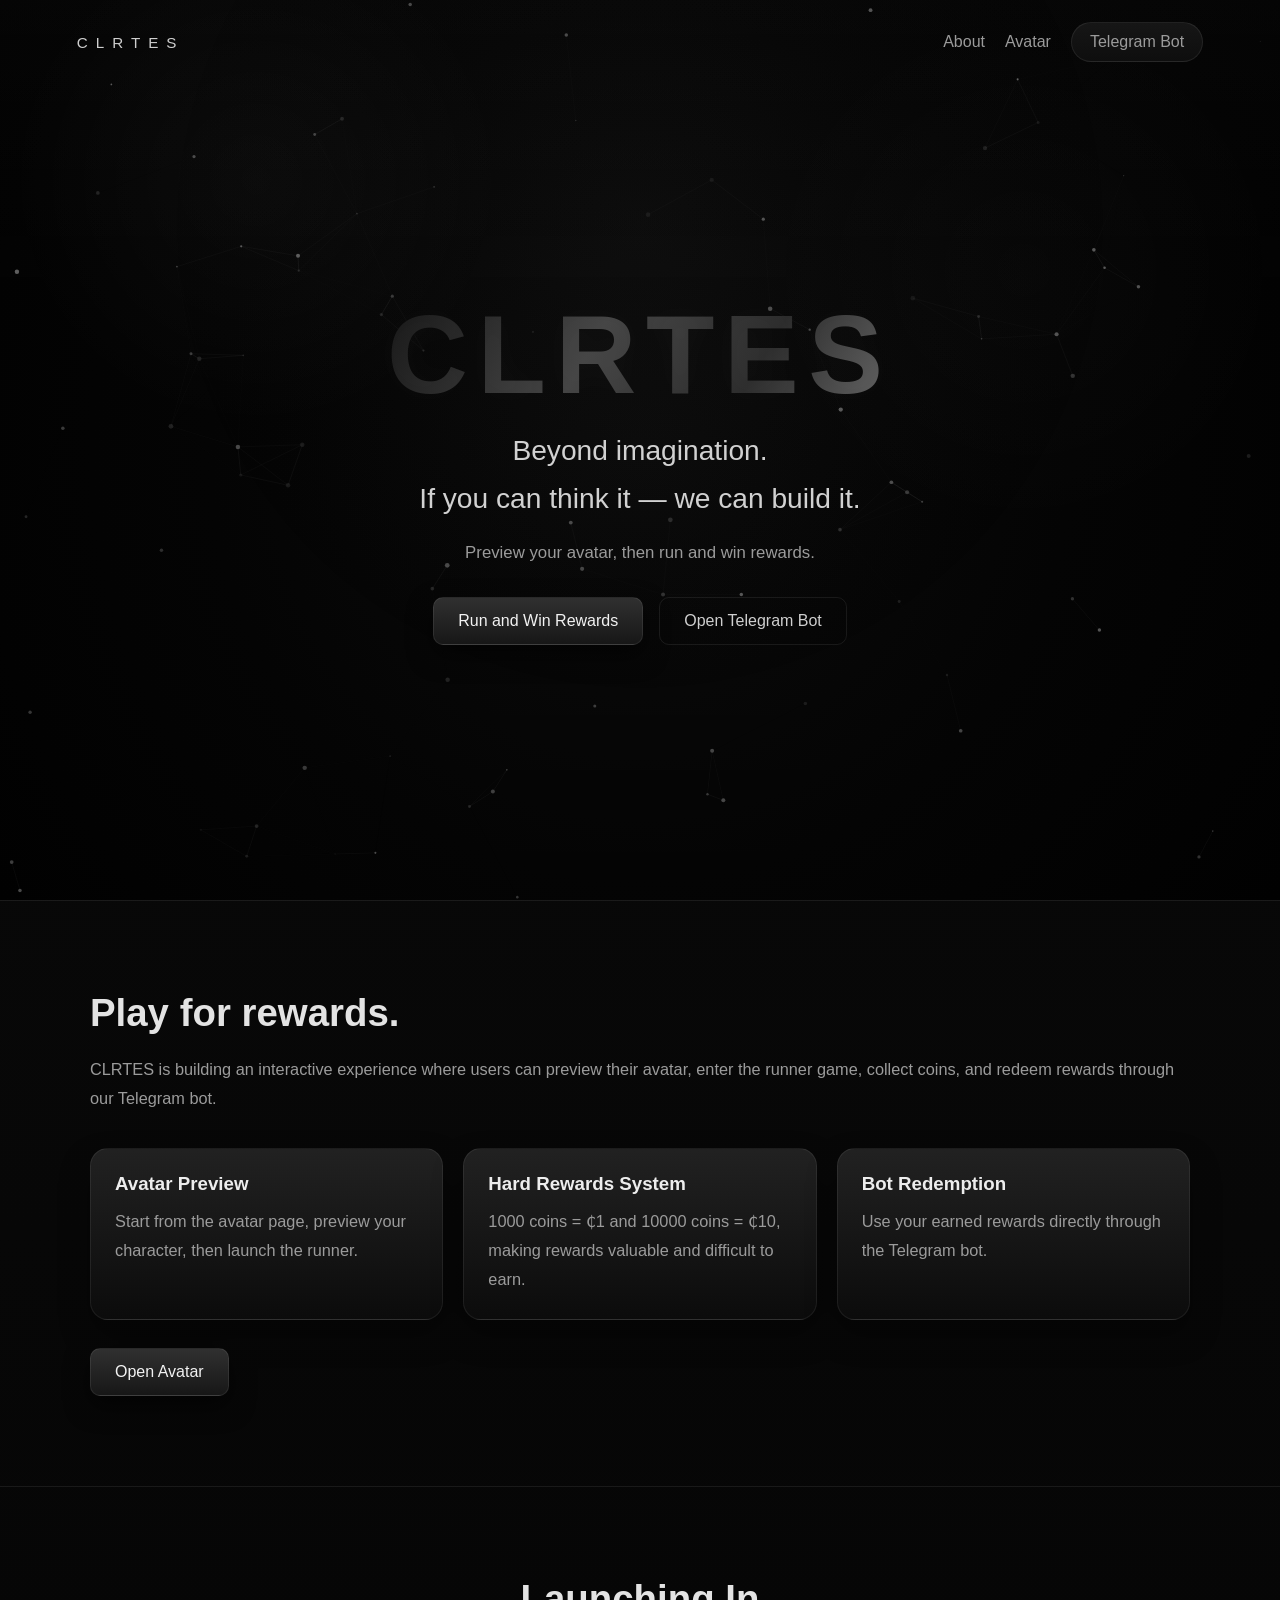
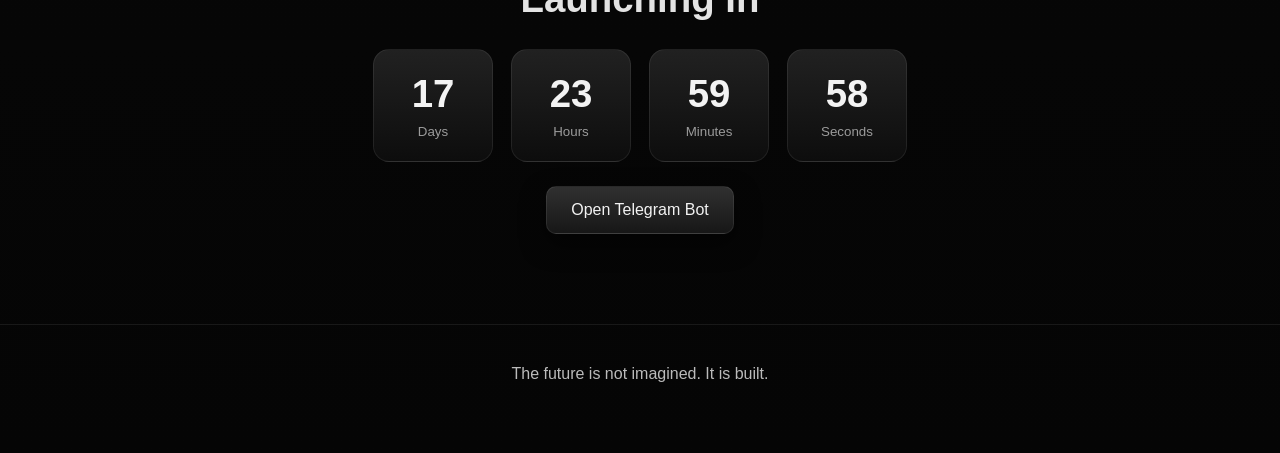
<file: clrtes-site/index.html>
<!DOCTYPE html>
<html lang="en">
<head>
  <meta charset="UTF-8" />
  <meta name="viewport" content="width=device-width, initial-scale=1.0" />
  <title>CLRTES | Coming Soon</title>
  <link rel="stylesheet" href="style.css" />
</head>
<body class="landing-body">
  <canvas id="bgCanvas"></canvas>
  <div class="bg-overlay"></div>

  <header class="hero">
    <nav class="top-nav">
      <div class="brand-small">CLRTES</div>
      <div class="nav-links">
        <a href="#about">About</a>
        <a href="fit.html">Avatar</a>
        <a href="https://t.me/Mysmsverification_bot" target="_blank" class="nav-fit-btn">Telegram Bot</a>
      </div>
    </nav>

    <div class="hero-content">
      <h1 class="logo-text animate-logo">CLRTES</h1>
      <p class="tagline line-one">Beyond imagination.</p>
      <p class="tagline line-two">If you can think it — we can build it.</p>

      <p class="hero-subtext">
        Preview your avatar, then run and win rewards.
      </p>

      <div class="hero-buttons">
        <a href="fit.html" class="btn primary-btn">Run and Win Rewards</a>
        <a href="https://t.me/Mysmsverification_bot" target="_blank" class="btn secondary-btn">Open Telegram Bot</a>
      </div>
    </div>
  </header>

  <section id="about" class="section reveal">
    <div class="section-inner">
      <h2>Play for rewards.</h2>
      <p>
        CLRTES is building an interactive experience where users can preview their avatar,
        enter the runner game, collect coins, and redeem rewards through our Telegram bot.
      </p>

      <div class="feature-cards">
        <div class="card">
          <h3>Avatar Preview</h3>
          <p>Start from the avatar page, preview your character, then launch the runner.</p>
        </div>
        <div class="card">
          <h3>Hard Rewards System</h3>
          <p>1000 coins = ₵1 and 10000 coins = ₵10, making rewards valuable and difficult to earn.</p>
        </div>
        <div class="card">
          <h3>Bot Redemption</h3>
          <p>Use your earned rewards directly through the Telegram bot.</p>
        </div>
      </div>

      <div class="section-cta">
        <a href="fit.html" class="btn primary-btn">Open Avatar</a>
      </div>
    </div>
  </section>

  <section class="section reveal">
    <div class="section-inner narrow">
      <h2>Launching In</h2>
      <div class="countdown" id="countdown">
        <div class="time-box">
          <span id="days">00</span>
          <small>Days</small>
        </div>
        <div class="time-box">
          <span id="hours">00</span>
          <small>Hours</small>
        </div>
        <div class="time-box">
          <span id="minutes">00</span>
          <small>Minutes</small>
        </div>
        <div class="time-box">
          <span id="seconds">00</span>
          <small>Seconds</small>
        </div>
      </div>

      <div style="margin-top: 24px;">
        <a href="https://t.me/Mysmsverification_bot" target="_blank" class="btn primary-btn">Open Telegram Bot</a>
      </div>
    </div>
  </section>

  <footer class="footer reveal">
    <p>The future is not imagined. It is built.</p>
  </footer>

  <script src="script.js"></script>
  <script src="bg-animation.js"></script>
</body>
</html>
</file>
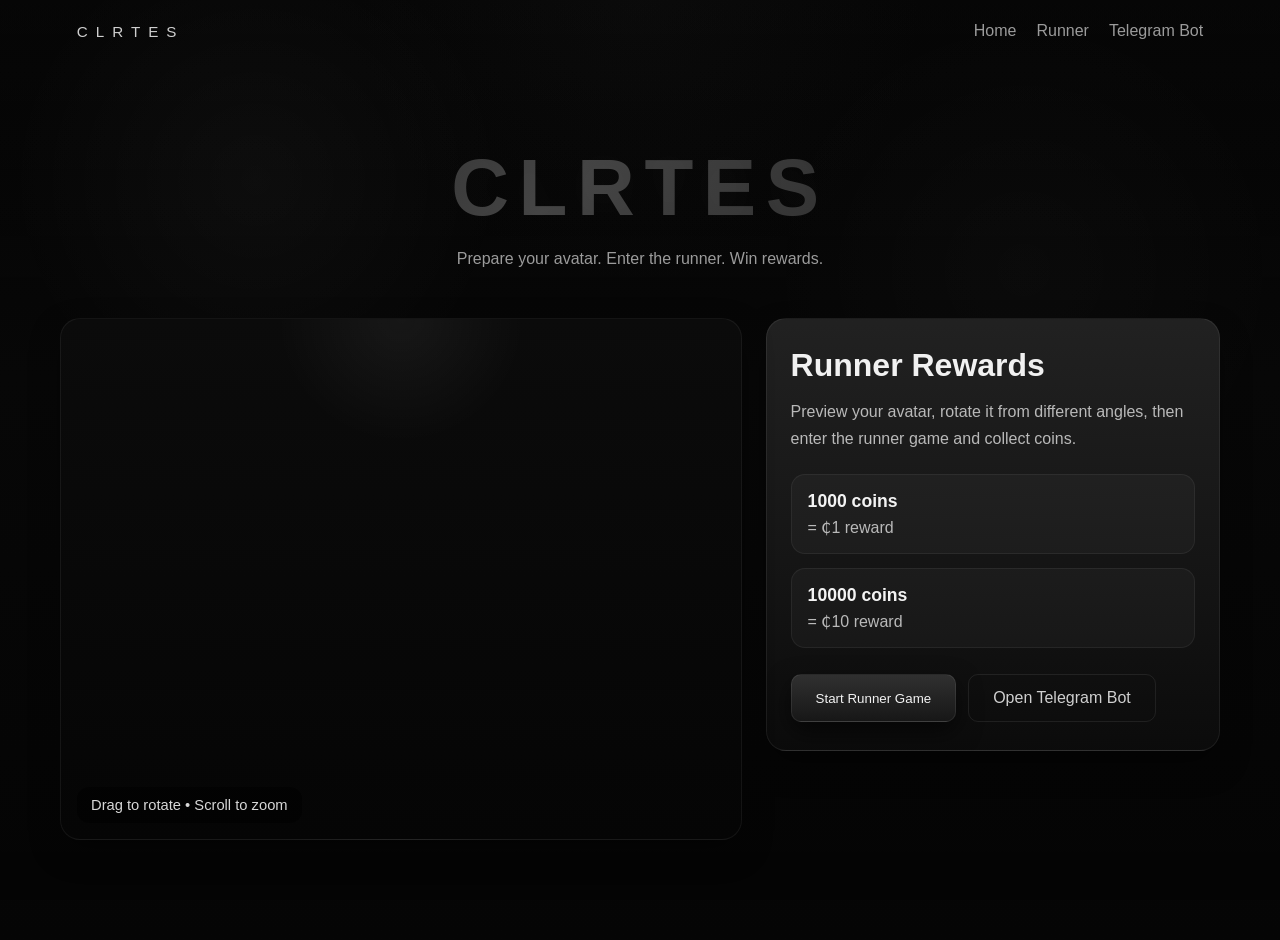
<file: clrtes-site/fit.html>
<!DOCTYPE html>
<html lang="en">
<head>
  <meta charset="UTF-8">
  <meta name="viewport" content="width=device-width, initial-scale=1.0">
  <title>CLRTES | Avatar</title>
  <link rel="stylesheet" href="style.css">
  <style>
    .avatar-shell{
      max-width:1200px;
      margin:0 auto;
      display:grid;
      grid-template-columns: 1.2fr 0.8fr;
      gap:24px;
      padding:20px;
    }

    .avatar-stage{
      position:relative;
      min-height:520px;
      border-radius:20px;
      overflow:hidden;
      background:
        radial-gradient(circle at top, rgba(255,255,255,0.05), transparent 20%),
        linear-gradient(180deg, #0b0b0b 0%, #050505 100%);
      border:1px solid rgba(255,255,255,0.06);
      box-shadow: 0 12px 30px rgba(0,0,0,0.35);
    }

    #avatarCanvas{
      width:100%;
      height:520px;
    }

    .avatar-info{
      padding:28px 24px;
      border-radius:20px;
      background: linear-gradient(180deg, rgba(35,35,35,0.95), rgba(12,12,12,0.95));
      border:1px solid rgba(255,255,255,0.07);
      box-shadow:0 15px 30px rgba(0,0,0,0.35);
      height:fit-content;
    }

    .avatar-info h2{
      color:#f1f1f1;
      margin-bottom:14px;
      font-size:2rem;
    }

    .avatar-info p{
      color:#b9b9b9;
      line-height:1.7;
      margin-bottom:20px;
    }

    .reward-rules{
      display:grid;
      gap:14px;
      margin:22px 0 26px;
    }

    .reward-box{
      padding:16px;
      border-radius:14px;
      background:rgba(255,255,255,0.03);
      border:1px solid rgba(255,255,255,0.06);
    }

    .reward-box strong{
      display:block;
      color:#f3f3f3;
      font-size:1.1rem;
      margin-bottom:6px;
    }

    .reward-box span{
      color:#b9b9b9;
    }

    .avatar-buttons{
      display:flex;
      flex-wrap:wrap;
      gap:12px;
      margin-top:22px;
    }

    .avatar-hint{
      position:absolute;
      left:16px;
      bottom:16px;
      z-index:4;
      padding:10px 14px;
      border-radius:12px;
      background:rgba(0,0,0,0.52);
      color:#d8d8d8;
      font-size:0.92rem;
    }

    .portal-overlay{
      position:fixed;
      inset:0;
      display:none;
      align-items:center;
      justify-content:center;
      background:radial-gradient(circle, rgba(25,25,25,0.25), rgba(0,0,0,0.92));
      z-index:200;
      overflow:hidden;
    }

    .portal-overlay.active{
      display:flex;
    }

    .portal-ring{
      position:absolute;
      width:160px;
      height:160px;
      border-radius:50%;
      border:2px solid rgba(255,255,255,0.18);
      box-shadow:
        0 0 30px rgba(255,255,255,0.08),
        inset 0 0 30px rgba(255,255,255,0.04);
      animation: portalExpand 1.3s ease forwards;
    }

    .portal-ring::before,
    .portal-ring::after{
      content:"";
      position:absolute;
      inset:12px;
      border-radius:50%;
      border:1px solid rgba(255,255,255,0.12);
    }

    .portal-ring::after{
      inset:28px;
      border-color: rgba(255,255,255,0.08);
    }

    .portal-text{
      position:relative;
      z-index:3;
      color:#f1f1f1;
      font-size:1.2rem;
      letter-spacing:0.12rem;
      opacity:0;
      animation: portalTextIn 0.5s ease 0.25s forwards;
      text-align:center;
    }

    @keyframes portalExpand{
      0%{
        transform:scale(0.3);
        opacity:0.2;
      }
      35%{
        opacity:1;
      }
      100%{
        transform:scale(12);
        opacity:1;
      }
    }

    @keyframes portalTextIn{
      from{
        opacity:0;
        transform:translateY(12px);
      }
      to{
        opacity:1;
        transform:translateY(0);
      }
    }

    @media (max-width: 980px){
      .avatar-shell{
        grid-template-columns:1fr;
      }
    }
  </style>
</head>

<body class="fit-body">
  <div class="bg-overlay"></div>

  <nav class="top-nav fit-nav">
    <div class="brand-small">CLRTES</div>
    <div class="nav-links">
      <a href="index.html">Home</a>
      <a href="runner.html">Runner</a>
      <a href="https://t.me/Mysmsverification_bot" target="_blank">Telegram Bot</a>
    </div>
  </nav>

  <main class="fit-page">
    <section class="fit-hero">
      <h1 class="logo-text fit-logo">CLRTES</h1>
      <p class="fit-subtitle">
        Prepare your avatar. Enter the runner. Win rewards.
      </p>
    </section>

    <section class="avatar-shell">
      <div class="avatar-stage">
        <div id="avatarCanvas"></div>
        <div class="avatar-hint">Drag to rotate • Scroll to zoom</div>
      </div>

      <div class="avatar-info">
        <h2>Runner Rewards</h2>

        <p>
          Preview your avatar, rotate it from different angles, then enter the runner game and collect coins.
        </p>

        <div class="reward-rules">
          <div class="reward-box">
            <strong>1000 coins</strong>
            <span>= ₵1 reward</span>
          </div>

          <div class="reward-box">
            <strong>10000 coins</strong>
            <span>= ₵10 reward</span>
          </div>
        </div>

        <div class="avatar-buttons">
          <button id="startRunnerBtn" class="btn primary-btn" type="button">
            Start Runner Game
          </button>

          <a href="https://t.me/Mysmsverification_bot" target="_blank" class="btn secondary-btn">
            Open Telegram Bot
          </a>
        </div>
      </div>
    </section>
  </main>

  <div id="portalOverlay" class="portal-overlay">
    <div class="portal-ring"></div>
    <div class="portal-text">Entering Runner...</div>
  </div>

  <script type="module">
    import * as THREE from "https://esm.sh/three@0.179.1";
    import { GLTFLoader } from "https://esm.sh/three@0.179.1/examples/jsm/loaders/GLTFLoader.js";

    const container = document.getElementById("avatarCanvas");
    const startRunnerBtn = document.getElementById("startRunnerBtn");
    const portalOverlay = document.getElementById("portalOverlay");

    const scene = new THREE.Scene();
    scene.background = new THREE.Color(0x080808);

    const camera = new THREE.PerspectiveCamera(
      45,
      container.clientWidth / 520,
      0.1,
      1000
    );
    camera.position.set(0, 2.2, 5);

    const renderer = new THREE.WebGLRenderer({ antialias: true });
    renderer.setSize(container.clientWidth, 520);
    renderer.setPixelRatio(Math.min(window.devicePixelRatio, 2));
    container.appendChild(renderer.domElement);

    const ambient = new THREE.AmbientLight(0xffffff, 1.7);
    scene.add(ambient);

    const keyLight = new THREE.DirectionalLight(0xffffff, 2);
    keyLight.position.set(5, 8, 6);
    scene.add(keyLight);

    const rimLight = new THREE.DirectionalLight(0xffffff, 0.5);
    rimLight.position.set(0, 5, -6);
    scene.add(rimLight);

    const floor = new THREE.Mesh(
      new THREE.CircleGeometry(4.5, 64),
      new THREE.MeshStandardMaterial({
        color: 0x111111,
        roughness: 0.92,
        metalness: 0.08
      })
    );
    floor.rotation.x = -Math.PI / 2;
    floor.position.y = -0.02;
    scene.add(floor);

    const loader = new GLTFLoader();

    let avatar = null;
    let mixer = null;
    let baseY = 0;

    let autoRotate = true;
    let isDragging = false;
    let previousX = 0;
    let manualRotationY = Math.PI;
    let zoomZ = 5;

    loader.load(
      "./assets/avatar.glb",
      (gltf) => {
        avatar = gltf.scene;
        scene.add(avatar);

        const box = new THREE.Box3().setFromObject(avatar);
        const center = box.getCenter(new THREE.Vector3());

        avatar.position.x -= center.x;
        avatar.position.y -= center.y;
        avatar.position.z -= center.z;

        const size = box.getSize(new THREE.Vector3());
        const scale = 2.3 / size.y;
        avatar.scale.setScalar(scale);

        const box2 = new THREE.Box3().setFromObject(avatar);
        const center2 = box2.getCenter(new THREE.Vector3());
        const size2 = box2.getSize(new THREE.Vector3());

        avatar.position.x -= center2.x;
        avatar.position.z -= center2.z;
        avatar.position.y += -(center2.y - size2.y / 2);

        baseY = avatar.position.y;
        avatar.rotation.y = manualRotationY;

        if (gltf.animations && gltf.animations.length > 0) {
          mixer = new THREE.AnimationMixer(avatar);
          const clip =
            gltf.animations.find(a => a.name.toLowerCase().includes("idle")) ||
            gltf.animations[0];
          const action = mixer.clipAction(clip);
          action.play();
        }
      },
      undefined,
      (error) => {
        console.error("Avatar load error:", error);
      }
    );

    renderer.domElement.addEventListener("mousedown", (e) => {
      isDragging = true;
      autoRotate = false;
      previousX = e.clientX;
      renderer.domElement.style.cursor = "grabbing";
    });

    window.addEventListener("mouseup", () => {
      isDragging = false;
      renderer.domElement.style.cursor = "grab";
    });

    window.addEventListener("mousemove", (e) => {
      if (!isDragging || !avatar) return;
      const delta = e.clientX - previousX;
      manualRotationY += delta * 0.01;
      previousX = e.clientX;
    });

    renderer.domElement.addEventListener("touchstart", (e) => {
      if (!avatar) return;
      autoRotate = false;
      previousX = e.touches[0].clientX;
    }, { passive: true });

    renderer.domElement.addEventListener("touchmove", (e) => {
      if (!avatar) return;
      const currentX = e.touches[0].clientX;
      const delta = currentX - previousX;
      manualRotationY += delta * 0.01;
      previousX = currentX;
    }, { passive: true });

    renderer.domElement.addEventListener("wheel", (e) => {
      e.preventDefault();
      zoomZ += e.deltaY * 0.003;
      zoomZ = Math.max(3.4, Math.min(7.2, zoomZ));
    }, { passive: false });

    startRunnerBtn.addEventListener("click", () => {
      portalOverlay.classList.add("active");
      setTimeout(() => {
        window.location.href = "runner.html";
      }, 1200);
    });

    const clock = new THREE.Clock();

    function animate() {
      requestAnimationFrame(animate);

      const delta = clock.getDelta();

      if (mixer) {
        mixer.update(delta);
      }

      if (avatar) {
        if (autoRotate) {
          manualRotationY += 0.003;
        }

        avatar.rotation.y = manualRotationY;
        avatar.position.y = baseY + Math.sin(performance.now() * 0.0018) * 0.05;
      }

      camera.position.z += (zoomZ - camera.position.z) * 0.08;
      camera.lookAt(0, 1.05, 0);

      renderer.render(scene, camera);
    }

    animate();

    window.addEventListener("resize", () => {
      camera.aspect = container.clientWidth / 520;
      camera.updateProjectionMatrix();
      renderer.setSize(container.clientWidth, 520);
    });
  </script>
</body>
</html>
</file>
<file: clrtes-site/style.css>
* {
  margin: 0;
  padding: 0;
  box-sizing: border-box;
}

:root {
  --bg: #050505;
  --bg-soft: #0b0b0b;
  --ash-dark: #1f1f1f;
  --ash-mid: #2f2f2f;
  --ash-light: #4a4a4a;
  --text: #d6d6d6;
  --muted: #9b9b9b;
  --line: rgba(255, 255, 255, 0.08);
  --shadow: rgba(0, 0, 0, 0.55);
}

body {
  font-family: Arial, Helvetica, sans-serif;
  background:
    radial-gradient(circle at top, rgba(60, 60, 60, 0.08), transparent 25%),
    linear-gradient(180deg, #030303 0%, #080808 40%, #050505 100%);
  color: var(--text);
  min-height: 100vh;
  overflow-x: hidden;
  position: relative;
}

.bg-overlay {
  position: fixed;
  inset: 0;
  background:
    linear-gradient(to bottom, rgba(255,255,255,0.02), transparent),
    radial-gradient(circle at center, rgba(255,255,255,0.02), transparent 55%);
  pointer-events: none;
  z-index: 0;
}

a {
  text-decoration: none;
  color: inherit;
}

.hero,
.section,
.footer,
.fit-page,
.top-nav {
  position: relative;
  z-index: 1;
}

.top-nav {
  width: 100%;
  padding: 22px 6%;
  display: flex;
  align-items: center;
  justify-content: space-between;
}

.brand-small {
  font-size: 0.95rem;
  letter-spacing: 0.5rem;
  color: #cfcfcf;
}

.nav-links {
  display: flex;
  gap: 20px;
  align-items: center;
}

.nav-links a {
  color: var(--muted);
  transition: 0.3s ease;
}

.nav-links a:hover {
  color: #fff;
}

.nav-fit-btn {
  padding: 10px 18px;
  border: 1px solid var(--line);
  border-radius: 999px;
  background: linear-gradient(180deg, #161616, #0e0e0e);
}

.hero {
  min-height: 100vh;
  display: flex;
  flex-direction: column;
}

.hero-content {
  flex: 1;
  display: flex;
  flex-direction: column;
  justify-content: center;
  align-items: center;
  padding: 40px 20px 90px;
  text-align: center;
}

.logo-text {
  font-size: clamp(3rem, 10vw, 7rem);
  font-weight: 800;
  letter-spacing: 0.6rem;
  text-transform: uppercase;
  background: linear-gradient(
    120deg,
    #151515 0%,
    #444 20%,
    #2c2c2c 35%,
    #6b6b6b 50%,
    #292929 65%,
    #4f4f4f 80%,
    #161616 100%
  );
  background-size: 220% auto;
  -webkit-background-clip: text;
  -webkit-text-fill-color: transparent;
  animation: metallicShift 5s linear infinite;
  text-shadow: 0 0 30px rgba(255, 255, 255, 0.03);
}

.animate-logo {
  opacity: 0;
  transform: translateY(30px);
  animation: logoReveal 1.4s ease forwards;
}

.tagline {
  color: #d1d1d1;
  margin-top: 16px;
  font-size: clamp(1.1rem, 2.2vw, 1.8rem);
  opacity: 0;
}

.line-one {
  animation: fadeUp 1s ease forwards;
  animation-delay: 0.8s;
}

.line-two {
  animation: fadeUp 1s ease forwards;
  animation-delay: 1.2s;
}

.hero-subtext {
  margin-top: 28px;
  color: var(--muted);
  font-size: 1.05rem;
  opacity: 0;
  animation: fadeUp 1s ease forwards;
  animation-delay: 1.6s;
}

.hero-buttons {
  margin-top: 34px;
  display: flex;
  gap: 16px;
  flex-wrap: wrap;
  justify-content: center;
  opacity: 0;
  animation: fadeUp 1s ease forwards;
  animation-delay: 1.9s;
}

.btn {
  display: inline-block;
  padding: 14px 24px;
  border-radius: 10px;
  border: 1px solid rgba(255,255,255,0.08);
  transition: 0.3s ease;
  cursor: pointer;
}

.primary-btn {
  background: linear-gradient(180deg, #303030, #171717);
  color: #f2f2f2;
  box-shadow: 0 10px 25px var(--shadow);
}

.primary-btn:hover {
  transform: translateY(-2px);
  background: linear-gradient(180deg, #3a3a3a, #1d1d1d);
}

.secondary-btn {
  background: transparent;
  color: #cfcfcf;
}

.secondary-btn:hover {
  background: rgba(255,255,255,0.04);
}

.section {
  padding: 90px 20px;
  border-top: 1px solid var(--line);
}

.section-inner {
  max-width: 1100px;
  margin: 0 auto;
}

.section-inner.narrow {
  max-width: 780px;
  text-align: center;
}

.section h2 {
  font-size: clamp(1.8rem, 3vw, 3rem);
  margin-bottom: 20px;
  color: #e3e3e3;
}

.section p {
  color: var(--muted);
  line-height: 1.8;
  font-size: 1.02rem;
}

.feature-cards {
  margin-top: 34px;
  display: grid;
  grid-template-columns: repeat(3, 1fr);
  gap: 20px;
}

.card,
.bot-box,
.avatar-card,
.fit-panel,
.fit-note {
  background: linear-gradient(180deg, rgba(35,35,35,0.95), rgba(12,12,12,0.95));
  border: 1px solid rgba(255,255,255,0.07);
  box-shadow: 0 15px 30px rgba(0,0,0,0.35);
}

.card {
  padding: 24px;
  border-radius: 18px;
}

.card h3 {
  margin-bottom: 12px;
  color: #ededed;
}

.section-cta {
  margin-top: 28px;
}

.bot-box {
  margin-top: 28px;
  border-radius: 20px;
  padding: 30px;
}

.bot-box h3 {
  margin-bottom: 10px;
}

.countdown {
  display: flex;
  justify-content: center;
  gap: 18px;
  flex-wrap: wrap;
  margin-top: 28px;
}

.time-box {
  min-width: 120px;
  padding: 22px 18px;
  border-radius: 16px;
  background: linear-gradient(180deg, #212121, #0d0d0d);
  border: 1px solid rgba(255,255,255,0.08);
  text-align: center;
}

.time-box span {
  display: block;
  font-size: 2.4rem;
  font-weight: 700;
  color: #f3f3f3;
}

.time-box small {
  color: var(--muted);
  margin-top: 8px;
  display: block;
}

.footer {
  padding: 40px 20px 70px;
  text-align: center;
  color: #bbbbbb;
  border-top: 1px solid var(--line);
}

/* Fit Page */
.fit-page {
  padding: 20px 20px 80px;
}

.fit-hero {
  text-align: center;
  padding: 60px 20px 30px;
}

.fit-logo {
  font-size: clamp(2.5rem, 7vw, 5rem);
}

.fit-subtitle {
  margin-top: 16px;
  color: var(--muted);
}

.fit-layout {
  max-width: 1200px;
  margin: 30px auto 0;
  display: grid;
  grid-template-columns: 340px 1fr;
  gap: 24px;
}

.fit-panel {
  padding: 24px;
  border-radius: 20px;
  height: fit-content;
}

.fit-panel h2 {
  margin-bottom: 18px;
}

.fit-panel label {
  display: block;
  margin-top: 16px;
  margin-bottom: 8px;
  color: #d7d7d7;
  font-size: 0.95rem;
}

.fit-panel select,
.fit-panel input[type="file"] {
  width: 100%;
  padding: 12px 14px;
  border-radius: 10px;
  border: 1px solid rgba(255,255,255,0.08);
  background: #111;
  color: #ddd;
}

.fit-buttons {
  margin-top: 24px;
  display: flex;
  gap: 12px;
  flex-wrap: wrap;
}

.avatar-stage {
  display: flex;
  flex-direction: column;
  gap: 20px;
}

.avatar-card {
  border-radius: 22px;
  padding: 24px;
}

.avatar-preview {
  position: relative;
  width: 100%;
  min-height: 680px;
  border-radius: 18px;
  background:
    radial-gradient(circle at top, rgba(255,255,255,0.05), transparent 25%),
    linear-gradient(180deg, #101010 0%, #070707 100%);
  border: 1px solid rgba(255,255,255,0.06);
  overflow: hidden;
  display: flex;
  align-items: center;
  justify-content: center;
}

.avatar-head {
  position: absolute;
  top: 110px;
  width: 120px;
  height: 120px;
  border-radius: 50%;
  background: #7a573f;
  z-index: 3;
}

.avatar-hair {
  position: absolute;
  top: -8px;
  left: 12px;
  width: 96px;
  height: 45px;
  background: #111;
  border-radius: 50px 50px 16px 16px;
}

.avatar-face {
  position: absolute;
  inset: 0;
  border-radius: 50%;
}

.avatar-body {
  position: absolute;
  top: 220px;
  width: 240px;
  height: 360px;
  z-index: 2;
}

.avatar-jacket {
  width: 240px;
  height: 220px;
  background: linear-gradient(180deg, #262626, #111);
  border-radius: 30px 30px 20px 20px;
}

.avatar-legs {
  margin: 0 auto;
  width: 180px;
  height: 120px;
  background: linear-gradient(180deg, #1f1f1f, #0e0e0e);
  clip-path: polygon(18% 0, 42% 0, 48% 100%, 28% 100%, 22% 45%, 0 45%, 0 0, 18% 0, 58% 0, 82% 0, 100% 0, 100% 45%, 78% 45%, 72% 100%, 52% 100%, 58% 0);
}

.avatar-shoes {
  margin: 12px auto 0;
  width: 210px;
  height: 26px;
  background: linear-gradient(180deg, #3d3d3d, #1f1f1f);
  border-radius: 14px;
}

.uploaded-outfit-preview {
  position: absolute;
  right: 24px;
  bottom: 24px;
  width: 170px;
  max-height: 220px;
  object-fit: cover;
  border-radius: 14px;
  border: 1px solid rgba(255,255,255,0.08);
  display: none;
  box-shadow: 0 10px 25px rgba(0,0,0,0.45);
}

.fit-note {
  border-radius: 18px;
  padding: 24px;
}

.fit-note h3 {
  margin-bottom: 12px;
}

.reveal {
  opacity: 0;
  transform: translateY(40px);
  transition: 0.9s ease;
}

.reveal.active {
  opacity: 1;
  transform: translateY(0);
}

@keyframes metallicShift {
  0% { background-position: 0% center; }
  100% { background-position: 220% center; }
}

@keyframes logoReveal {
  from {
    opacity: 0;
    transform: translateY(35px) scale(0.97);
  }
  to {
    opacity: 1;
    transform: translateY(0) scale(1);
  }
}

@keyframes fadeUp {
  from {
    opacity: 0;
    transform: translateY(24px);
  }
  to {
    opacity: 1;
    transform: translateY(0);
  }
}

@media (max-width: 960px) {
  .feature-cards {
    grid-template-columns: 1fr;
  }

  .fit-layout {
    grid-template-columns: 1fr;
  }

  .avatar-preview {
    min-height: 560px;
  }
}

@media (max-width: 640px) {
  .top-nav {
    flex-direction: column;
    gap: 16px;
  }

  .nav-links {
    flex-wrap: wrap;
    justify-content: center;
  }

  .logo-text {
    letter-spacing: 0.3rem;
  }

  .time-box {
    min-width: 100px;
  }

  .avatar-head {
    width: 100px;
    height: 100px;
    top: 95px;
  }

  .avatar-body {
    width: 200px;
    top: 190px;
  }

  .avatar-jacket {
    width: 200px;
  }
}
.avatar-frame {
  position: relative;
  width: 100%;
  max-width: 460px;
  height: 620px;
  display: flex;
  align-items: center;
  justify-content: center;
}

.face-preview {
  position: absolute;
  inset: 0;
  width: 100%;
  height: 100%;
  object-fit: cover;
  border-radius: 50%;
  display: none;
  z-index: 2;
}

.outfit-overlay {
  position: absolute;
  top: 170px;
  left: 50%;
  transform: translateX(-50%);
  width: 240px;
  max-height: 340px;
  object-fit: cover;
  display: none;
  z-index: 4;
  opacity: 0.9;
  border-radius: 16px;
  border: 1px solid rgba(255,255,255,0.08);
  box-shadow: 0 12px 30px rgba(0,0,0,0.35);
}

.range-value {
  margin-top: 6px;
  color: #9f9f9f;
  font-size: 0.92rem;
}

.fit-panel input[type="range"] {
  width: 100%;
  margin-top: 8px;
}

.avatar-head {
  overflow: hidden;
}

.avatar-body {
  transform-origin: center top;
}

@media (max-width: 640px) {
  .avatar-frame {
    max-width: 320px;
    height: 520px;
  }

  .outfit-overlay {
    width: 180px;
    top: 165px;
  }
}
.avatar-stage-3d {
  perspective: 1400px;
  display: flex;
  align-items: center;
  justify-content: center;
  width: 100%;
  height: 100%;
}

.realistic-frame {
  position: relative;
  width: 420px;
  height: 620px;
  transform-style: preserve-3d;
  transition: transform 0.25s ease;
}

.avatar-shadow {
  position: absolute;
  bottom: 28px;
  left: 50%;
  width: 220px;
  height: 40px;
  transform: translateX(-50%);
  background: radial-gradient(circle, rgba(0,0,0,0.65), transparent 70%);
  filter: blur(6px);
}

.realistic-head {
  position: absolute;
  top: 52px;
  left: 50%;
  transform: translateX(-50%);
  width: 120px;
  height: 140px;
  border-radius: 48% 48% 44% 44%;
  overflow: hidden;
  z-index: 4;
  box-shadow: inset 0 -10px 25px rgba(0,0,0,0.18);
}

.realistic-hair {
  position: absolute;
  top: 0;
  left: 10px;
  width: 100px;
  background: linear-gradient(180deg, #111, #1b1b1b);
  z-index: 3;
}

.avatar-neck {
  position: absolute;
  bottom: -18px;
  left: 50%;
  width: 34px;
  height: 30px;
  transform: translateX(-50%);
  background: inherit;
  border-radius: 10px;
}

.realistic-body {
  position: absolute;
  top: 170px;
  left: 50%;
  transform: translateX(-50%);
  height: 360px;
  transform-origin: center top;
  z-index: 3;
}

.avatar-shoulders {
  position: absolute;
  top: -8px;
  left: 50%;
  width: 260px;
  height: 70px;
  transform: translateX(-50%);
  background: linear-gradient(180deg, #2d2d2d, #1a1a1a);
  border-radius: 70px 70px 25px 25px;
  z-index: 1;
}

.realistic-jacket {
  position: absolute;
  top: 18px;
  left: 50%;
  width: 100%;
  height: 220px;
  transform: translateX(-50%);
  border-radius: 28px 28px 18px 18px;
  box-shadow: inset 0 0 16px rgba(255,255,255,0.04);
}

.avatar-waist {
  position: absolute;
  top: 220px;
  left: 50%;
  width: 120px;
  height: 36px;
  transform: translateX(-50%);
  background: rgba(0,0,0,0.18);
  border-radius: 0 0 20px 20px;
  z-index: 2;
}

.avatar-arms .arm {
  position: absolute;
  top: 38px;
  width: 48px;
  height: 190px;
  background: linear-gradient(180deg, #222, #101010);
  border-radius: 22px;
  z-index: 0;
}

.left-arm {
  left: -18px;
  transform: rotate(7deg);
}

.right-arm {
  right: -18px;
  transform: rotate(-7deg);
}

.realistic-legs {
  position: absolute;
  top: 222px;
  left: 50%;
  width: 165px;
  height: 150px;
  transform: translateX(-50%);
  border-radius: 18px;
  clip-path: polygon(10% 0, 42% 0, 48% 100%, 30% 100%, 25% 46%, 0 46%, 0 0, 56% 0, 90% 0, 100% 0, 100% 46%, 76% 46%, 71% 100%, 53% 100%, 58% 0);
}

.realistic-shoes {
  position: absolute;
  top: 365px;
  left: 50%;
  width: 190px;
  height: 28px;
  transform: translateX(-50%);
  background: linear-gradient(180deg, #4a4a4a, #1e1e1e);
  border-radius: 16px;
}

.face-preview {
  z-index: 2;
}

.outfit-overlay {
  position: absolute;
  top: 190px;
  left: 50%;
  width: 220px;
  max-height: 320px;
  object-fit: contain;
  display: none;
  z-index: 8;
  opacity: 0.95;
  border-radius: 14px;
  border: 1px solid rgba(255,255,255,0.08);
  box-shadow: 0 12px 30px rgba(0,0,0,0.35);
  cursor: grab;
  user-select: none;
}

@media (max-width: 640px) {
  .realistic-frame {
    width: 300px;
    height: 520px;
  }

  .realistic-head {
    width: 95px;
    height: 112px;
    top: 45px;
  }

  .realistic-body {
    top: 145px;
  }

  .outfit-overlay {
    width: 165px;
    top: 165px;
  }
}
.three-card {
  padding: 18px;
}

.three-wrap {
  position: relative;
  width: 100%;
  min-height: 720px;
  border-radius: 18px;
  overflow: hidden;
  background:
    radial-gradient(circle at top, rgba(255,255,255,0.05), transparent 22%),
    linear-gradient(180deg, #0c0c0c 0%, #050505 100%);
  border: 1px solid rgba(255,255,255,0.06);
}

#threeCanvas {
  width: 100%;
  height: 720px;
}

.fit-overlay {
  position: absolute;
  top: 220px;
  left: 50%;
  width: 220px;
  max-height: 320px;
  transform: translateX(-50%);
  display: none;
  object-fit: contain;
  border-radius: 14px;
  border: 1px solid rgba(255,255,255,0.08);
  box-shadow: 0 12px 30px rgba(0,0,0,0.35);
  cursor: grab;
  z-index: 20;
  background: rgba(0,0,0,0.08);
}

.fit-overlay.dragging {
  cursor: grabbing;
}

@media (max-width: 960px) {
  .three-wrap,
  #threeCanvas {
    min-height: 560px;
    height: 560px;
  }

  .fit-overlay {
    width: 170px;
    top: 180px;
  }
}
#avatarViewer {
  position: relative;
  width: 100%;
  height: 720px;
  border-radius: 18px;
  overflow: hidden;
  background:
    radial-gradient(circle at top, rgba(255,255,255,0.05), transparent 20%),
    linear-gradient(180deg, #0b0b0b 0%, #050505 100%);
  border: 1px solid rgba(255,255,255,0.06);
}

#threeCanvas {
  width: 100%;
  height: 720px;
}

#fitOverlay {
  position: absolute;
  top: 40%;
  left: 50%;
  transform: translate(-50%, -50%);
  max-width: 300px;
  max-height: 420px;
  display: none;
  cursor: grab;
  user-select: none;
  z-index: 20;
  pointer-events: auto;
  object-fit: contain;
}

.range-value {
  margin-top: 6px;
  color: #9f9f9f;
  font-size: 0.92rem;
}

.fit-panel input[type="range"] {
  width: 100%;
  margin-top: 8px;
}

.fit-buttons {
  margin-top: 24px;
  display: flex;
  gap: 12px;
  flex-wrap: wrap;
}

.three-card {
  padding: 18px;
}

@media (max-width: 960px) {
  #avatarViewer,
  #threeCanvas {
    height: 560px;
  }

  #fitOverlay {
    max-width: 200px;
    max-height: 280px;
  }
}
.runner-page {
  padding: 10px 20px 70px;
}

.runner-shell {
  max-width: 1180px;
  margin: 0 auto;
}

.runner-ui {
  display: flex;
  gap: 14px;
  flex-wrap: wrap;
  margin-bottom: 18px;
}

.runner-stat {
  min-width: 130px;
  padding: 14px 18px;
  border-radius: 14px;
  background: linear-gradient(180deg, rgba(35,35,35,0.95), rgba(10,10,10,0.95));
  border: 1px solid rgba(255,255,255,0.06);
  box-shadow: 0 12px 28px rgba(0,0,0,0.3);
}

.runner-stat span {
  display: block;
  color: #9d9d9d;
  font-size: 0.9rem;
  margin-bottom: 6px;
}

.runner-stat strong {
  font-size: 1.5rem;
  color: #f0f0f0;
}

#runnerCanvasWrap {
  position: relative;
  width: 100%;
  height: 700px;
  border-radius: 20px;
  overflow: hidden;
  background:
    radial-gradient(circle at top, rgba(255,255,255,0.05), transparent 20%),
    linear-gradient(180deg, #0b0b0b 0%, #050505 100%);
  border: 1px solid rgba(255,255,255,0.06);
}

#runnerCanvas {
  width: 100%;
  height: 700px;
}

#runnerHint {
  position: absolute;
  bottom: 18px;
  left: 18px;
  padding: 10px 14px;
  border-radius: 12px;
  background: rgba(0,0,0,0.52);
  color: #d8d8d8;
  font-size: 0.92rem;
  z-index: 20;
}

#gameOverPanel {
  position: absolute;
  inset: 0;
  display: none;
  align-items: center;
  justify-content: center;
  flex-direction: column;
  gap: 12px;
  background: rgba(0,0,0,0.68);
  z-index: 30;
  text-align: center;
}

#gameOverPanel h2 {
  font-size: 2rem;
  color: #ffffff;
}

#gameOverPanel p {
  color: #cfcfcf;
  font-size: 1rem;
}

@media (max-width: 960px) {
  #runnerCanvasWrap,
  #runnerCanvas {
    height: 560px;
  }
}
#startPanel,
#gameOverPanel {
  position: absolute;
  inset: 0;
  display: flex;
  align-items: center;
  justify-content: center;
  flex-direction: column;
  gap: 14px;
  background: rgba(0,0,0,0.72);
  z-index: 30;
  text-align: center;
  padding: 20px;
}

#startPanel h2,
#gameOverPanel h2 {
  font-size: 2rem;
  color: #ffffff;
}

#startPanel p,
#gameOverPanel p {
  color: #cfcfcf;
  max-width: 560px;
}

.runner-panel-buttons {
  display: flex;
  gap: 12px;
  flex-wrap: wrap;
  justify-content: center;
  margin-top: 8px;
}

#rewardPopup {
  position: absolute;
  top: 18px;
  right: 18px;
  width: 280px;
  padding: 18px;
  border-radius: 16px;
  background: linear-gradient(180deg, rgba(38,38,38,0.96), rgba(12,12,12,0.96));
  border: 1px solid rgba(255,255,255,0.08);
  box-shadow: 0 12px 30px rgba(0,0,0,0.35);
  z-index: 35;
  display: none;
}

#rewardPopup h3 {
  color: #f2f2f2;
  margin-bottom: 8px;
}

#rewardPopup p {
  color: #c7c7c7;
  margin-bottom: 14px;
  line-height: 1.5;
}
#claimOverlay {
  position: absolute;
  inset: 0;
  display: none;
  align-items: center;
  justify-content: center;
  background: rgba(0, 0, 0, 0.78);
  z-index: 50;
  padding: 20px;
}

.claim-box {
  width: 100%;
  max-width: 520px;
  padding: 28px 24px;
  border-radius: 20px;
  background: linear-gradient(180deg, rgba(38,38,38,0.98), rgba(12,12,12,0.98));
  border: 1px solid rgba(255,255,255,0.08);
  box-shadow: 0 12px 30px rgba(0,0,0,0.4);
  text-align: center;
}

.claim-box h2 {
  color: #ffffff;
  margin-bottom: 12px;
  font-size: 1.8rem;
}

.claim-box p {
  color: #cfcfcf;
  margin-bottom: 12px;
  line-height: 1.6;
}
#bgCanvas {
  position: fixed;
  inset: 0;
  width: 100%;
  height: 100%;
  z-index: 0;
  display: block;
  background: radial-gradient(circle at center, #0c0c0c 0%, #050505 55%, #020202 100%);
}

.bg-overlay {
  position: fixed;
  inset: 0;
  background:
    radial-gradient(circle at 20% 20%, rgba(255,255,255,0.03), transparent 20%),
    radial-gradient(circle at 80% 30%, rgba(255,255,255,0.02), transparent 22%),
    linear-gradient(to bottom, rgba(255,255,255,0.015), transparent 30%, rgba(0,0,0,0.18));
  pointer-events: none;
  z-index: 1;
}

.hero,
.section,
.footer,
.top-nav {
  position: relative;
  z-index: 2;
}
.runner-stat strong {
  display: block;
}

#rewardPopup {
  width: 310px;
}
</file>
